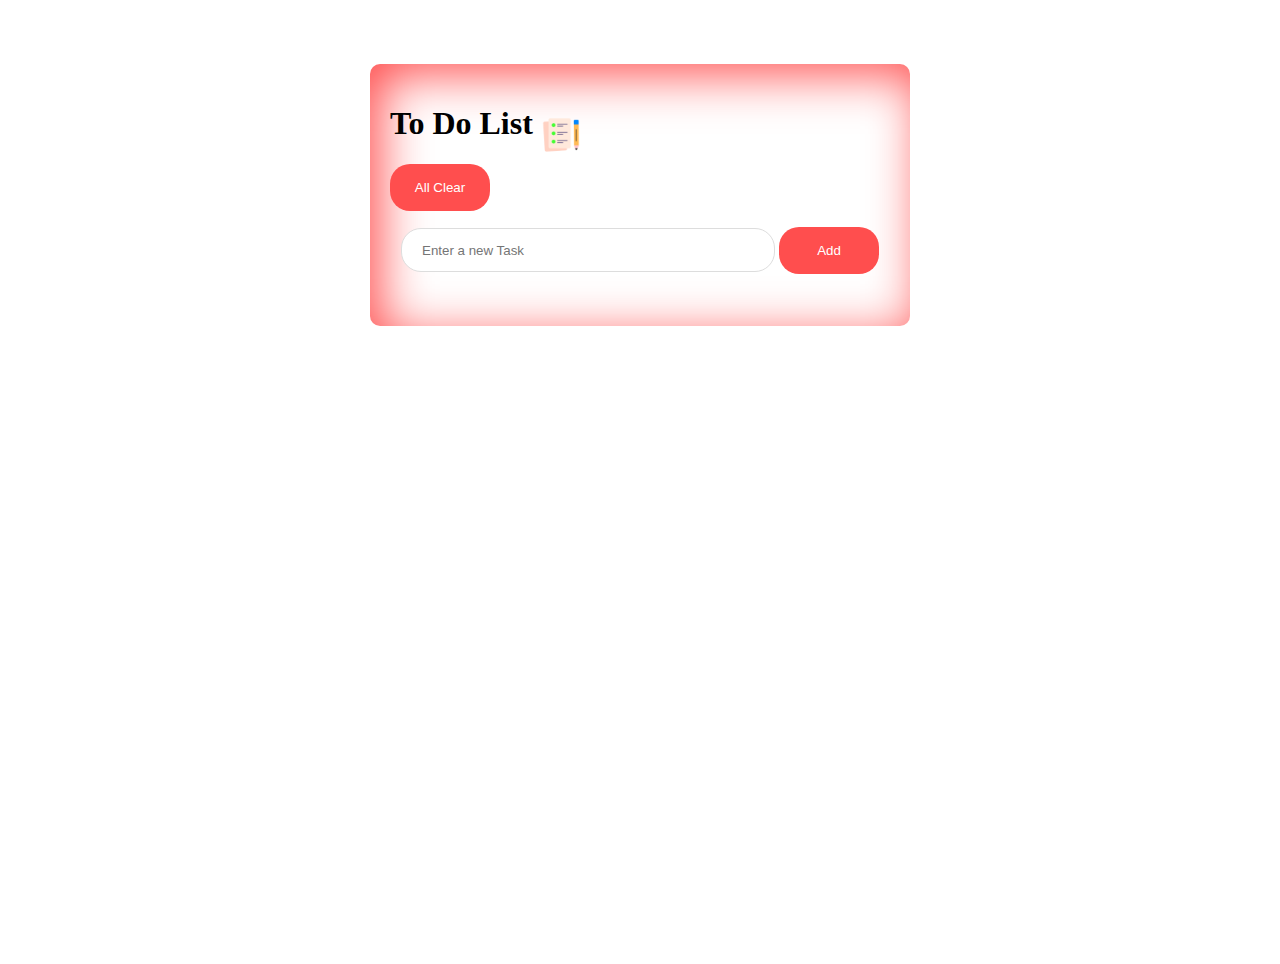
<file: To-do-App/index.html>
<!DOCTYPE html>
<html lang="en">
<head>
    <meta charset="UTF-8">
    <meta name="viewport" content="width=device-width, initial-scale=1.0">
    <!-- Font Awesome -->
    <link rel="stylesheet" href="https://cdnjs.cloudflare.com/ajax/libs/font-awesome/6.6.0/css/all.min.css" integrity="sha512-Kc323vGBEqzTmouAECnVceyQqyqdsSiqLQISBL29aUW4U/M7pSPA/gEUZQqv1cwx4OnYxTxve5UMg5GT6L4JJg==" crossorigin="anonymous" referrerpolicy="no-referrer" />
    <title>To Do App</title>
    <link rel="stylesheet" href="style.css">
</head>
<body>
    <div class="main">
        <div class="logo">
            <h1>To Do List</h1>
            <img src="./images/icon.png" alt="icon">
            
        </div>
        <button id="clear-btn" class="btn">All Clear</button>
        <div class="input">
            <input type="text" placeholder="Enter a new Task" id="task-input">
            <button id="add-btn" class="btn">Add</button>
        </div>
        <div class="text">
            <ul id="task-list">
                <!-- Tasks will be added here -->
            </ul>
        </div>
    </div>
    <script src="app.js"></script>
</body>
</html>
</file>
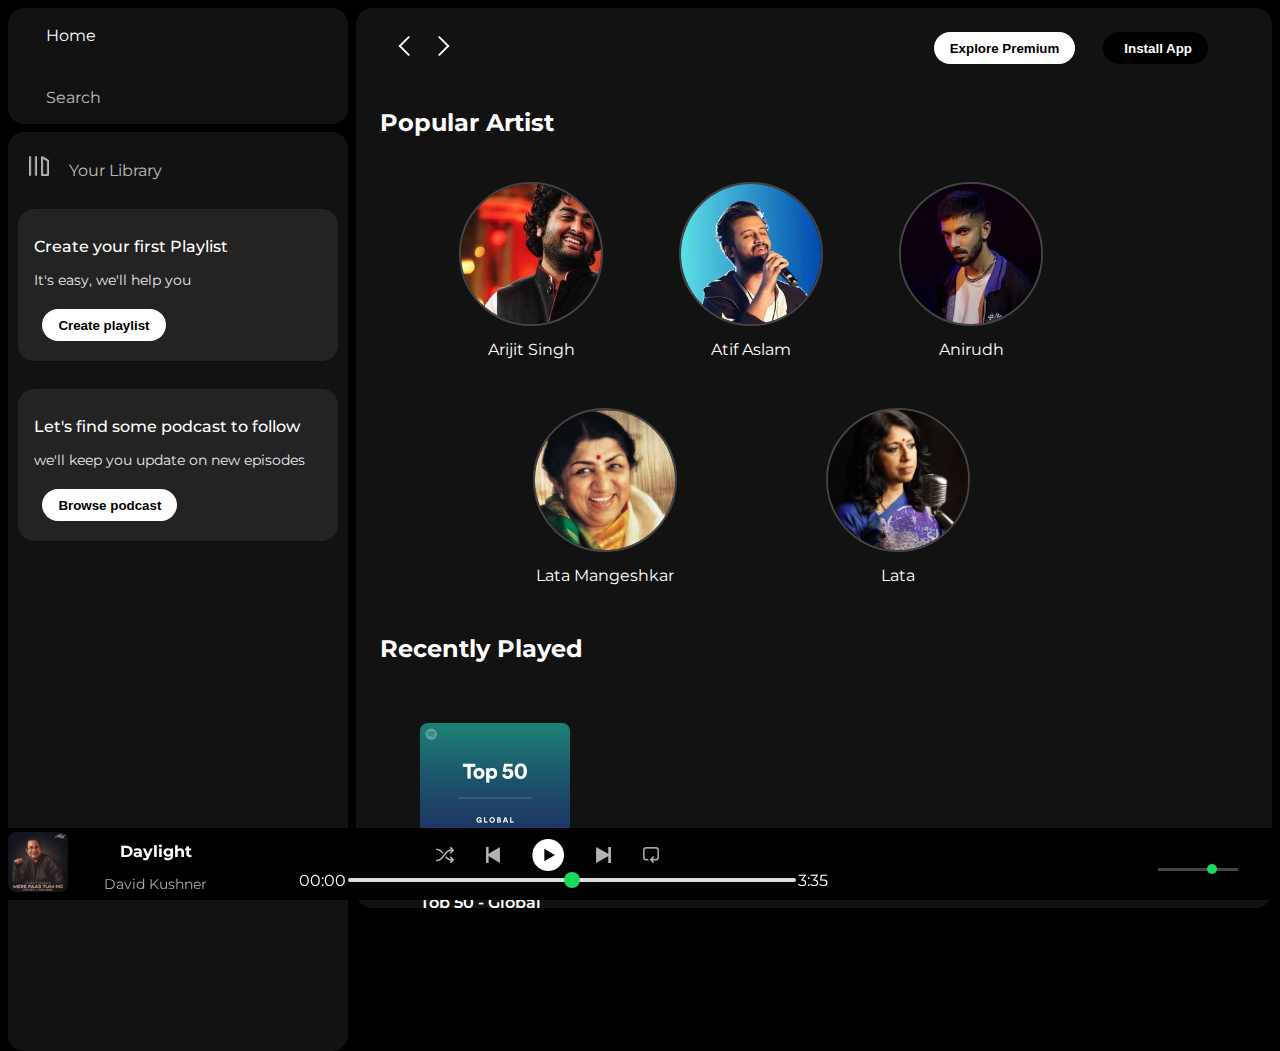
<file: Spotify-Clone/img/index.html>
<!DOCTYPE html>
<html lang="en">

<head>
    <meta charset="UTF-8">
    <meta name="viewport" content="width=device-width, initial-scale=1.0">
    <link rel="stylesheet" href="https://cdnjs.cloudflare.com/ajax/libs/font-awesome/6.6.0/css/all.min.css"
        integrity="sha512-Kc323vGBEqzTmouAECnVceyQqyqdsSiqLQISBL29aUW4U/M7pSPA/gEUZQqv1cwx4OnYxTxve5UMg5GT6L4JJg=="
        crossorigin="anonymous" referrerpolicy="no-referrer" />
    <link rel="icon" href="logo.png">
    <title>Spotify - Web Player: Music for everyone</title>

    <!-- main css -->
    <link rel="stylesheet" href="style.css">

    <link rel="preconnect" href="https://fonts.googleapis.com">
    <link rel="preconnect" href="https://fonts.gstatic.com" crossorigin>
    <link
        href="https://fonts.googleapis.com/css2?family=Inter:wght@100..900&family=Montserrat:ital,wght@0,100..900;1,100..900&family=Nunito+Sans:ital,opsz,wght@0,6..12,200..1000;1,6..12,200..1000&family=Playfair+Display:wght@500&family=Poppins&display=swap"
        rel="stylesheet">
</head>

<body>
    <div class="main">

        <!-- Sidebar-start-->
        <div class="sidebar">
            <div class="nav">
                <div class="nav-option" style="opacity: 1">
                    <i class="fa-solid fa-house"></i>
                    <a href="#">Home</a>
                </div>
                <div class="nav-option">
                    <i class="fa-solid fa-magnifying-glass"></i>
                    <a href="#">Search</a>
                </div>
            </div>
            <div class="library">
                <div class="option">
                    <div class="library-option nav-option">
                        <img src="library_icon.png" alt="library-icon">
                        <a href="#">Your Library</a>
                    </div>
                    <div class="icon">
                        <i class="fa-solid fa-circle-plus"></i>
                        <i class="fa-solid fa-arrow-right"></i>
                    </div>
                </div>
                <div class="library-boxes">
                    <div class="box">
                        <p class="box-p1">Create your first Playlist</p>
                        <p class="box-p2">It's easy, we'll help you</p>
                        <button class="badge">Create playlist</button>
                    </div>
                    <div class="box">
                        <p class="box-p1">Let's find some podcast to follow</p>
                        <p class="box-p2">we'll keep you update on new episodes</p>
                        <button class="badge">Browse podcast</button>
                    </div>
                </div>
            </div>
        </div>
        <!-- Sidebar-end -->

        <!-- Main-content-start -->
        <div class="main-content">
            <!-- nav-start -->
            <div class="sticky-nav">
                <div class="sticky-nav-icon">
                    <img src="backward_icon.png" alt="">
                    <img src="forward_icon.png" alt="" class="hide">
                </div>
                <div class="sticky-nav-option">
                    <button class="badge nav-item hide">Explore Premium</button>
                    <button class="badge nav-item dark-icon"><i class="fa-regular fa-circle-down"
                            style="margin-right: 5px;"></i>Install App</button>
                    <i class="fa-regular fa-user nav-item"></i>
                </div>
            </div>
            <!-- nav-end -->
            <!-- card-start -->

            <h2>Popular Artist</h2>
            <div class="gallery">
                <div class="artist">
                    <img src="arijit.jpg" alt="Arijit Singh">
                    <p>Arijit Singh</p>
                </div>
                <div class="artist">
                    <img src="atif.jpg" alt="Arijit Singh">
                    <p>Atif Aslam</p>
                </div>
                <div class="artist">
                    <img src="anurudh.jpg" alt="Arijit Singh">
                    <p>Anirudh</p>
                </div>
                <div class="artist">
                    <img src="Lata_Mangeshkar.jpg" alt="Arijit Singh">
                    <p>Lata Mangeshkar</p>
                </div>
                <div class="artist">
                    <img src="pic3.jpg" alt="Arijit Singh">
                    <p>Lata</p>
                </div>
            </div>

            <h2>Recently Played</h2>
            <div class="card-container">
                <div class="card">
                    <img src="card1img.jpeg" alt="" class="card-img">
                    <p class="card-title">Top 50 - Global</p>
                    <p class="card-info">Your daily update of the played tracks...</p>
                </div>
            </div>

            <h2>Trending Now near you</h2>
            <div class="card-container">
                <div class="card">
                    <img src="card2img.jpeg" alt="" class="card-img">
                    <p class="card-title">Top 50 - Global</p>
                    <p class="card-info">Your daily update of the played tracks...</p>
                </div>

                <div class="card">
                    <img src="card3img.jpeg" alt="" class="card-img">
                    <p class="card-title">Top 50 - Global</p>
                    <p class="card-info">Your daily update of the played tracks...</p>
                </div>

                <div class="card">
                    <img src="card4img.jpeg" alt="" class="card-img">
                    <p class="card-title">Top 50 - Global</p>
                    <p class="card-info">Your daily update of the played tracks...</p>
                </div>

                <div class="card">
                    <img src="card3img.jpeg" alt="" class="card-img">
                    <p class="card-title">Top 50 - Global</p>
                    <p class="card-info">Your daily update of the played tracks...</p>
                </div>

                <div class="card">
                    <img src="card2img.jpeg" alt="" class="card-img">
                    <p class="card-title">Top 50 - Global</p>
                    <p class="card-info">Your daily update of the played tracks...</p>
                </div>
            </div>

            <h2>Featured Charts</h2>
            <div class="card-container">
                <div class="card">
                    <img src="card5img.jpeg" alt="" class="card-img">
                    <p class="card-title">Top 50 - Global</p>
                    <p class="card-info">Your daily update of the played tracks...</p>
                </div>

                <div class="card">
                    <img src="card6img.jpeg" alt="" class="card-img">
                    <p class="card-title">Top Songs - India</p>
                    <p class="card-info">Your daily update of the played tracks...</p>
                </div>

                <div class="card">
                    <img src="card1img.jpeg" alt="" class="card-img">
                    <p class="card-title">Top 50 - Global</p>
                    <p class="card-info">Your daily update of the played tracks...</p>
                </div>
            </div>
            <!-- card-end -->

            <!-- footer-start -->
            <!-- <div class="footer"> -->
            <div class="footer-content">
                <div class="footer-content-one">
                    <h3>Company</h3>
                    <a href="#">About</a>
                    <a href="#">Job</a>
                    <a href="#">For the Records</a>
                </div>
                <div class="footer-content-one">
                    <h3>Communities</h3>
                    <a href="#">For Artist</a>
                    <a href="#">Developers</a>
                    <a href="#">Advertising</a>
                    <a href="#">Invester</a>
                    <a href="#">Vendors</a>
                </div>

                <div class="footer-content-one">
                    <h3>Useful links</h3>
                    <a href="#">Support</a>
                    <a href="#">Free Mobile App</a>
                </div>

                <div class="footer-content-one">
                    <h3>Spotify Plans</h3>
                    <a href="#">Premium Individual</a>
                    <a href="#">Premium Duo</a>
                    <a href="#">Premium Family</a>
                    <a href="#">Premium Student</a>
                    <a href="#">Spotify Free</a>
                </div>

                <div class="footer-link">
                    <a href="#"><i class="fa-brands fa-instagram"></i></a>
                    <a href="#"><i class="fa-brands fa-facebook"></i></a>
                    <a href="#"><i class="fa-brands fa-twitter"></i></a>
                </div>
            </div>

            <div class="line"></div>
            <div class="footer">
                <div class="link">
                    <a href="#">Legal</a>
                    <a href="#">Safety & Privacy Center</a>
                    <a href="#">Privacy Policy</a>
                    <a href="#">Cookies</a>
                    <a href="#">About Ads</a>
                    <a href="#">Accessibility</a>
                </div>
                <p>&copy;2024 Spotify AB.</p>
            </div>
            <!-- footer-end -->
        </div>

        <!-- music-player-start -->
        <div class="music-player">
            <div class="album-cover">
                <img src="card3img.jpeg" alt="Album Cover">
            </div>
            <div class="song-info">
                <h4>Daylight</h4>
                <p>David Kushner</p>
            </div>
            <div class="player">
                <div class="player-control">
                    <img src="player_icon1.png" alt="" class="player-control-img">
                    <img src="player_icon2.png" alt="" class="player-control-img">
                    <img src="player_icon3.png" alt="" class="player-control-img" style="height: 2rem; opacity: 1;">
                    <img src="player_icon4.png" alt="" class="player-control-img">
                    <img src="player_icon5.png" alt="" class="player-control-img">
                </div>
                <div class="player-bar">
                    <span class="curr-time">00:00</span>
                    <input type="range" min="0" max="100" class="progres-bar">
                    <span class="tot-time">3:35</span>
                </div>
            </div>
            <div class="controls">
                <button class="video"><i class="fas fa-video"></i></button>
                <button class="lyrics"><i class="fas fa-pencil-alt"></i></button>
                <button class="volume"><i class="fas fa-volume-up"></i></button>
                <input type="range" min="0" max="100" value="70" class="volume-bar">
            </div>
        </div>
        <!-- music-player-end -->
    </div>
</body>

</html>
</file>
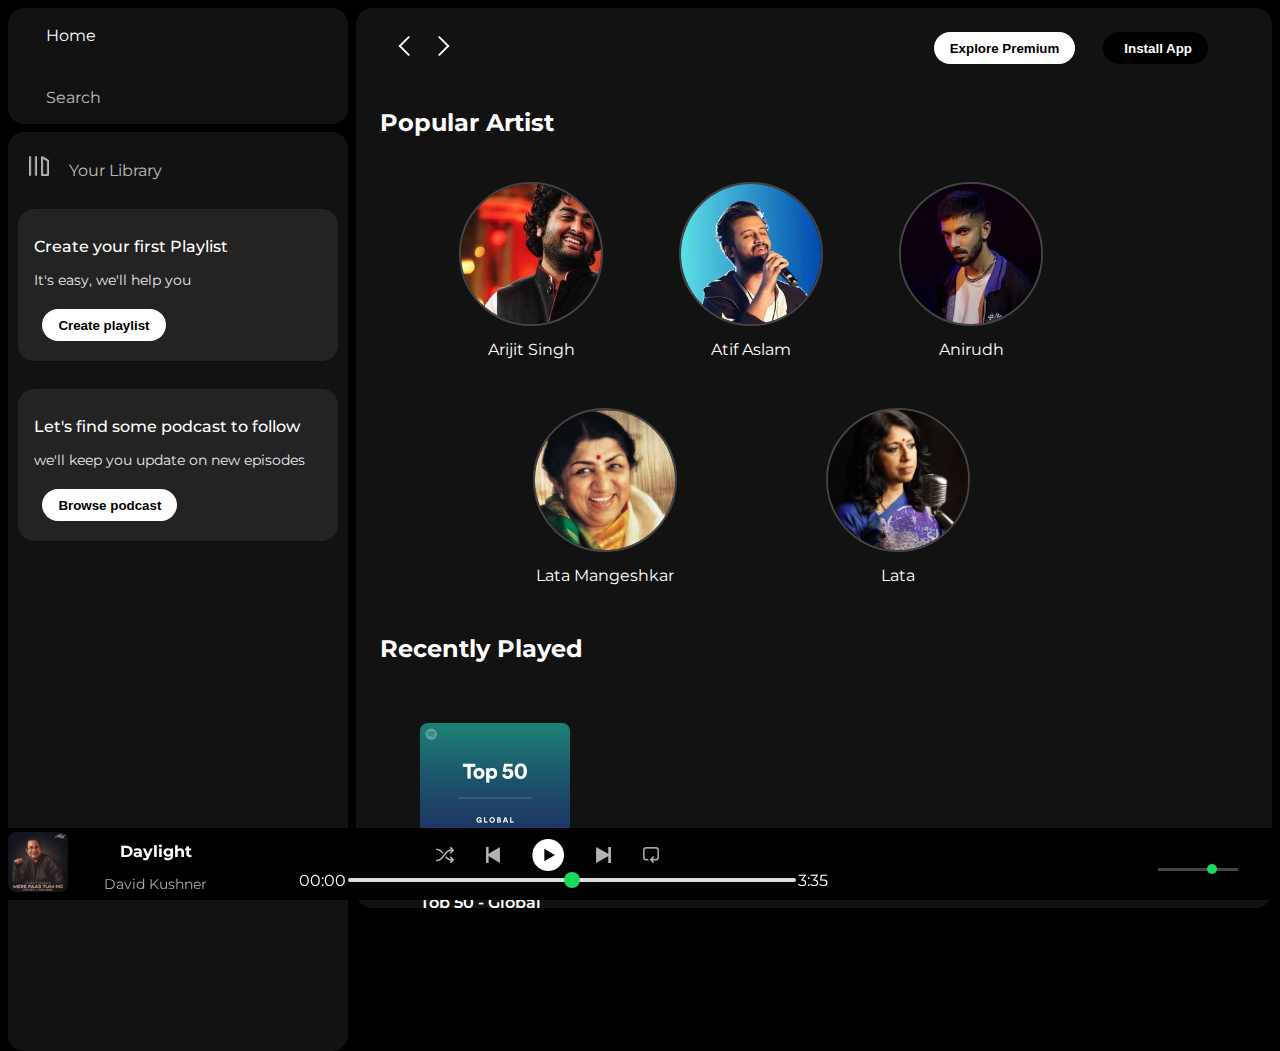
<file: Spotify-Clone/index2.html>
<!DOCTYPE html>
<html lang="en">

<head>
    <meta charset="UTF-8">
    <meta name="viewport" content="width=device-width, initial-scale=1.0">
    <link rel="stylesheet" href="https://cdnjs.cloudflare.com/ajax/libs/font-awesome/6.6.0/css/all.min.css"
        integrity="sha512-Kc323vGBEqzTmouAECnVceyQqyqdsSiqLQISBL29aUW4U/M7pSPA/gEUZQqv1cwx4OnYxTxve5UMg5GT6L4JJg=="
        crossorigin="anonymous" referrerpolicy="no-referrer" />
    <link rel="icon" href="logo.png">
    <title>Spotify - Web Player: Music for everyone</title>

    <!-- main css -->
    <link rel="stylesheet" href="style.css">

    <link rel="preconnect" href="https://fonts.googleapis.com">
    <link rel="preconnect" href="https://fonts.gstatic.com" crossorigin>
    <link
        href="https://fonts.googleapis.com/css2?family=Inter:wght@100..900&family=Montserrat:ital,wght@0,100..900;1,100..900&family=Nunito+Sans:ital,opsz,wght@0,6..12,200..1000;1,6..12,200..1000&family=Playfair+Display:wght@500&family=Poppins&display=swap"
        rel="stylesheet">
</head>

<body>
    <div class="main">

        <!-- Sidebar-start-->
        <div class="sidebar">
            <div class="nav">
                <div class="nav-option" style="opacity: 1">
                    <i class="fa-solid fa-house"></i>
                    <a href="#">Home</a>
                </div>
                <div class="nav-option">
                    <i class="fa-solid fa-magnifying-glass"></i>
                    <a href="#">Search</a>
                </div>
            </div>
            <div class="library">
                <div class="option">
                    <div class="library-option nav-option">
                        <img src="./img/library_icon.png" alt="library-icon">
                        <a href="#">Your Library</a>
                    </div>
                    <div class="icon">
                        <i class="fa-solid fa-circle-plus"></i>
                        <i class="fa-solid fa-arrow-right"></i>
                    </div>
                </div>
                <div class="library-boxes">
                    <div class="box">
                        <p class="box-p1">Create your first Playlist</p>
                        <p class="box-p2">It's easy, we'll help you</p>
                        <button class="badge">Create playlist</button>
                    </div>
                    <div class="box">
                        <p class="box-p1">Let's find some podcast to follow</p>
                        <p class="box-p2">we'll keep you update on new episodes</p>
                        <button class="badge">Browse podcast</button>
                    </div>
                </div>
            </div>
        </div>
        <!-- Sidebar-end -->

        <!-- Main-content-start -->
        <div class="main-content">
            <!-- nav-start -->
            <div class="sticky-nav">
                <div class="sticky-nav-icon">
                    <img src="./img/backward_icon.png" alt="backward_icon">
                    <img src="./img/forward_icon.png" alt="forward_icon" class="hide">
                </div>
                <div class="sticky-nav-option">
                    <button class="badge nav-item hide">Explore Premium</button>
                    <button class="badge nav-item dark-icon"><i class="fa-regular fa-circle-down"
                            style="margin-right: 5px;"></i>Install App</button>
                    <i class="fa-regular fa-user nav-item"></i>
                </div>
            </div>
            <!-- nav-end -->
            <!-- card-start -->

            <h2>Popular Artist</h2>
            <div class="gallery">
                <div class="artist">
                    <img src="./img/arijit.jpg" alt="Arijit Singh">
                    <p>Arijit Singh</p>
                </div>
                <div class="artist">
                    <img src="./img/atif.jpg" alt="Arijit Singh">
                    <p>Atif Aslam</p>
                </div>
                <div class="artist">
                    <img src="./img/anurudh.jpg" alt="Arijit Singh">
                    <p>Anirudh</p>
                </div>
                <div class="artist">
                    <img src="./img/Lata_Mangeshkar.jpg" alt="Arijit Singh">
                    <p>Lata Mangeshkar</p>
                </div>
                <div class="artist">
                    <img src="./img/pic3.jpg" alt="Arijit Singh">
                    <p>Lata</p>
                </div>
            </div>

            <h2>Recently Played</h2>
            <div class="card-container">
                <div class="card">
                    <img src="./img/card1img.jpeg" alt="" class="card-img">
                    <p class="card-title">Top 50 - Global</p>
                    <p class="card-info">Your daily update of the played tracks...</p>
                </div>
            </div>

            <h2>Trending Now near you</h2>
            <div class="card-container">
                <div class="card">
                    <img src="./img/card2img.jpeg" alt="" class="card-img">
                    <p class="card-title">Top 50 - Global</p>
                    <p class="card-info">Your daily update of the played tracks...</p>
                </div>

                <div class="card">
                    <img src="./img/card3img.jpeg" alt="" class="card-img">
                    <p class="card-title">Top 50 - Global</p>
                    <p class="card-info">Your daily update of the played tracks...</p>
                </div>

                <div class="card">
                    <img src="./img/card4img.jpeg" alt="" class="card-img">
                    <p class="card-title">Top 50 - Global</p>
                    <p class="card-info">Your daily update of the played tracks...</p>
                </div>

                <div class="card">
                    <img src="./img/card5img.jpeg" alt="" class="card-img">
                    <p class="card-title">Top 50 - Global</p>
                    <p class="card-info">Your daily update of the played tracks...</p>
                </div>

                <div class="card">
                    <img src="./img/card6img.jpeg" alt="" class="card-img">
                    <p class="card-title">Top 50 - Global</p>
                    <p class="card-info">Your daily update of the played tracks...</p>
                </div>
            </div>

            <h2>Featured Charts</h2>

            <div class="card-container">
                <div class="card">
                    <img src="./img/card5img.jpeg" alt="" class="card-img">
                    <p class="card-title">Top 50 - Global</p>
                    <p class="card-info">Your daily update of the played tracks...</p>
                </div>

                <div class="card">
                    <img src="./img/card6img.jpeg" alt="" class="card-img">
                    <p class="card-title">Top Songs - India</p>
                    <p class="card-info">Your daily update of the played tracks...</p>
                </div>

                <div class="card">
                    <img src="./img/card1img.jpeg" alt="" class="card-img">
                    <p class="card-title">Top 50 - Global</p>
                    <p class="card-info">Your daily update of the played tracks...</p>
                </div>
            </div>
            <!-- card-end -->

            <!-- footer-start -->
            <div class="footer-content">
                <div class="footer-content-one">
                    <h3>Company</h3>
                    <a href="#">About</a>
                    <a href="#">Job</a>
                    <a href="#">For the Records</a>
                </div>
                <div class="footer-content-one">
                    <h3>Communities</h3>
                    <a href="#">For Artist</a>
                    <a href="#">Developers</a>
                    <a href="#">Advertising</a>
                    <a href="#">Invester</a>
                    <a href="#">Vendors</a>
                </div>

                <div class="footer-content-one">
                    <h3>Useful links</h3>
                    <a href="#">Support</a>
                    <a href="#">Free Mobile App</a>
                </div>

                <div class="footer-content-one">
                    <h3>Spotify Plans</h3>
                    <a href="#">Premium Individual</a>
                    <a href="#">Premium Duo</a>
                    <a href="#">Premium Family</a>
                    <a href="#">Premium Student</a>
                    <a href="#">Spotify Free</a>
                </div>

                <div class="footer-link">
                    <a href="#"><i class="fa-brands fa-instagram"></i></a>
                    <a href="#"><i class="fa-brands fa-facebook"></i></a>
                    <a href="#"><i class="fa-brands fa-twitter"></i></a>
                </div>
            </div>

            <div class="line"></div>
            <div class="footer">
                <div class="link">
                    <a href="#">Legal</a>
                    <a href="#">Safety & Privacy Center</a>
                    <a href="#">Privacy Policy</a>
                    <a href="#">Cookies</a>
                    <a href="#">About Ads</a>
                    <a href="#">Accessibility</a>
                </div>
                <p>&copy;2024 Spotify AB.</p>
            </div>
            <!-- footer-end -->
        </div>

        <!-- music-player-start -->
        <div class="music-player">
            <div class="album-cover"> 
                <img src="./img/card3img.jpeg" alt="Album Cover">
            </div>
            <div class="song-info">
                <h4>Daylight</h4>
                <p>David Kushner</p>
            </div>
            <div class="player">
                <div class="player-control">
                    <img src="./img/player_icon1.png" alt="" class="player-control-img">
                    <img src="./img/player_icon2.png" alt="" class="player-control-img">
                    <img src="./img/player_icon3.png" alt="" class="player-control-img" style="height: 2rem; opacity: 1;">
                    <img src="./img/player_icon4.png" alt="" class="player-control-img">
                    <img src="./img/player_icon5.png" alt="" class="player-control-img">
                </div>
                <div class="player-bar">
                    <span class="curr-time">00:00</span>
                    <input type="range" min="0" max="100" class="progres-bar">
                    <span class="tot-time">3:35</span>
                </div>
            </div>
            <div class="controls">
                <button class="video"><i class="fas fa-video"></i></button>
                <button class="lyrics"><i class="fas fa-pencil-alt"></i></button>
                <button class="volume"><i class="fas fa-volume-up"></i></button>
                <input type="range" min="0" max="100" value="70" class="volume-bar">
            </div>
        </div>
        <!-- music-player-end -->
    </div>
</body>

</html>
</file>
<file: Spotify-Clone/img/style.css>
body {
    margin: 0;
    padding: 0;
    background-color: #000;
    color: #fff;
    font-family: "Montserrat", sans-serif;
    overflow: hidden;
}

.main {
    display: flex;
    height: 100vh;
    padding: 0.5rem;
}

.sidebar {
    width: 340px;
    border-radius: 1rem;
    /* 16px*/
    background-color: #000;
    margin-right: 0.5rem;
}

.nav {
    background-color: #121212;
    border-radius: 1rem;
    display: flex;
    flex-direction: column;
    justify-content: center;
    height: 100px;
    padding: 0.5rem 0.75rem;
}

.nav-option {
    line-height: 2.5rem;
    opacity: 0.7;
    padding: 0.6rem 0.65rem;
}

.nav-option:hover {
    opacity: 1;
}

.nav-option i {
    font-size: 1.25rem;
}

.nav-option a {
    font-size: 1rem;
    margin-left: 1rem;
}

a {
    text-decoration: none;
    color: #fff;
}

/* LIBRARY */

.library {
    background-color: #121212;
    border-radius: 1rem;
    height: 100%;
    margin-top: 0.5rem;
    padding: 0.6rem 0.65rem;
}

.option {
    display: flex;
    justify-content: space-between;
    align-items: center;
}

.library-option img {
    grid-row-end: 1.25rem;
    width: 1.25rem;
}

.icon {
    font-size: 1.25rem;
    display: flex;
}

.icon i {
    opacity: 0.7;
    margin-right: 1rem;
}

.icon i:hover {
    opacity: 1;
}

.box {
    height: 8rem;
    background-color: #232323;
    border-radius: 1rem;
    margin: 0.5rem 0 1.75rem 0;
    padding: 0.75rem 1rem;
}

.box-p1 {
    font-size: 1rem;
    font-weight: 500;
}

.box-p2 {
    font-size: 0.85rem;
    opacity: 0.9;
}

.badge {
    background-color: #fff;
    border: none;
    border-radius: 100px;
    padding: 0.25rem 1rem;
    font-weight: 700;
    margin: 0.5rem;
    height: 2rem;
    width: fit-content;
}

/* main-content-start */
.main-content {
    flex: 1;
    border-radius: 1rem;
    overflow: auto;
    background-color: #121212;
    /* align-items: center; */
    padding: 0 1.5rem 0 1.5rem;

}

.sticky-nav {
    position: sticky;
    top: 0;
    background-color: #121212;
    display: flex;
    justify-content: space-between;
    align-items: center;
    padding: 1rem 0 1rem 0;
    z-index: 1;
}

.sticky-nav-icon img {
    margin-left: 0.75rem;
}

.sticky-nav-option {
    display: flex;
    justify-content: center;
    align-items: center;
}

.nav-item {
    margin-right: 1.25rem;
}

.dark-icon {
    color: #fff;
    background-color: #000;
}

@media (max-width: 1000px) {
    .hide {
        display: none;
    }
}

/* card-start*/

.gallery {
    display: flex;
    justify-content: space-evenly;
    flex-wrap: wrap;
    gap: 8px;
    max-width: 80%;
    margin-top: 2rem;
    margin-left: 1.5rem;
    cursor: pointer;
}

.artist {
    text-align: center;
    padding: 0.8rem;
    /* margin-left: 1.5rem;
    margin-top: 1.5rem; */
}

.artist:hover {
    transition: 1s;
    background-color: #232323;
    border-radius: 0.5rem;
}

.artist img {
    width: 140px;
    height: 140px;
    object-fit: cover;
    border-radius: 50%;
    border: 2px solid #444;
}

.artist p {
    margin-top: 10px;
    font-size: 16px;
}

.card-container {
    display: flex;
    flex-wrap: wrap;
}

.card {
    width: 150px;
    /* background-color: #232323; */
    border-radius: 0.5rem;
    padding: 1rem;
    margin-left: 1.5rem;
    margin-top: 1.5rem;
    cursor: pointer;
}

.card:hover {
    transition: 1s;
    background-color: #232323;
}

.card-img {
    width: 100%;
    border-radius: 0.5rem;
}

.card-title {
    font-weight: 600;
}

.card-info {
    font-size: 0.8rem;
    opacity: 0.8;
}

/* card-end */

/* <!-- footer-start --> */
.footer {
    width: 95%;
    height: 200px;
    display: flex;
    justify-content: space-between;
    margin-left: 1.5rem;
}

.link {
    display: flex;
    gap: 1rem;
    font-size: 0.9rem;
    margin-top: 1rem;
}

.link a {
    opacity: 0.7;
}

.link a:hover {
    opacity: 1;
}

.footer-content {
    height: 30%;
    width: 100%;
    display: flex;
    flex-wrap: wrap;
    justify-content: space-between;
    margin-top: 2rem;
}

.footer-content-one {
    display: flex;
    flex-direction: column;
    margin-left: 1.5rem;
    gap: 0.7rem;
    font-size: 0.9rem;
}

.footer-content-one a {
    opacity: 0.7;
}

.footer-content-one a:hover {
    opacity: 1; 
}

.line {
    width: 100%;
    height: 5%;
    border-top: 1px solid white;
    opacity: 0.2;
}

.footer-link {
    display: flex;
    gap: 2.5rem;
    margin-top: 1rem;
    /* background-color: #444; */
}

.footer-link a i {
    border: 0.7rem solid #232323;
    background-color: #232323;
    border-radius: 50%;  
}

.footer-link a i:hover {
    border: 0.7rem solid #666;
    background-color: #666;
}

.footer p {
    opacity: 0.7;
    font-size: 0.9rem;
}

/* <!-- footer-end -->  */
/* main-content-end */

/* <!-- music-player-start --> */
.music-player {
    background-color: #000;
    position: fixed;
    bottom: 0;
    width: 100%;
    height: 72px;
    display: flex;
    justify-content: space-between;
    align-items: center;
    margin-top: 5rem;
}

.album {
    width: 25%;
}


.album-cover img {
    width: 60px;
    height: 60px;
    border-radius: 8px;
}

.song-info {
    text-align: center;
    margin: 0.5rem 0;
}

.song-info h4 {
    font-size: 1rem;
    margin-bottom: 5px;
}

.song-info p {
    font-size: 0.9rem;
    color: #aaa;
}

.player {
    width: 50%;
}

.player-control {
    display: flex;
    justify-content: center;
    align-items: center;
}

.player-control-img {
    height: 1rem;
    margin-right: 2rem;
    opacity: 0.7;
}

.player-control-img:hover {
    opacity: 1;
}

.player-bar {
    display: flex;
    justify-content: center;
    align-items: center;
}

.progres-bar {
    width: 70%;
    appearance: none;
    background-color: transparent;
    cursor: pointer;
}

.progres-bar::-webkit-slider-thumb {
    appearance: none;
    height: 16px;
    width: 16px;
    background-color: #1bd760;
    border-radius: 50%;
    margin-top: -6px;
}

.progres-bar::-webkit-slider-runnable-track {
    background-color: #ddd;
    height: 0.2rem;
    border-radius: 100px;
}

.controls {
    width: 25%;
    display: flex;
    justify-content: end;
    align-items: center;
    gap: 10px;
    margin-top: 10px;
    margin-right: 3rem;
}

.controls button {
    background: none;
    border: none;
    color: white;
    font-size: 16px;
    cursor: pointer;
}

.volume-bar {
    width: 80px;
    appearance: none;
    height: 3px;
    background: #444;
    outline: none;
}

.volume-bar::-webkit-slider-thumb {
    appearance: none;
    width: 10px;
    height: 10px;
    background-color: #1bd760;
    border-radius: 50%;
}





/* music-player-end */
</file>
<file: Spotify-Clone/style.css>
body {
    margin: 0;
    padding: 0;
    background-color: #000;
    color: #fff;
    font-family: "Montserrat", sans-serif;
    overflow: hidden;
}

.main {
    display: flex;
    height: 100vh;
    padding: 0.5rem;
}

.sidebar {
    width: 340px;
    border-radius: 1rem;
    /* 16px*/
    background-color: #000;
    margin-right: 0.5rem;
}

.nav {
    background-color: #121212;
    border-radius: 1rem;
    display: flex;
    flex-direction: column;
    justify-content: center;
    height: 100px;
    padding: 0.5rem 0.75rem;
}

.nav-option {
    line-height: 2.5rem;
    opacity: 0.7;
    padding: 0.6rem 0.65rem;
}

.nav-option:hover {
    opacity: 1;
}

.nav-option i {
    font-size: 1.25rem;
}

.nav-option a {
    font-size: 1rem;
    margin-left: 1rem;
}

a {
    text-decoration: none;
    color: #fff;
}

/* LIBRARY */

.library {
    background-color: #121212;
    border-radius: 1rem;
    height: 100%;
    margin-top: 0.5rem;
    padding: 0.6rem 0.65rem;
}

.option {
    display: flex;
    justify-content: space-between;
    align-items: center;
}

.library-option img {
    grid-row-end: 1.25rem;
    width: 1.25rem;
}

.icon {
    font-size: 1.25rem;
    display: flex;
}

.icon i {
    opacity: 0.7;
    margin-right: 1rem;
}

.icon i:hover {
    opacity: 1;
}

.box {
    height: 8rem;
    background-color: #232323;
    border-radius: 1rem;
    margin: 0.5rem 0 1.75rem 0;
    padding: 0.75rem 1rem;
}

.box-p1 {
    font-size: 1rem;
    font-weight: 500;
}

.box-p2 {
    font-size: 0.85rem;
    opacity: 0.9;
}

.badge {
    background-color: #fff;
    border: none;
    border-radius: 100px;
    padding: 0.25rem 1rem;
    font-weight: 700;
    margin: 0.5rem;
    height: 2rem;
    width: fit-content;
}

/* main-content-start */
.main-content {
    flex: 1;
    border-radius: 1rem;
    overflow: auto;
    background-color: #121212;
    /* align-items: center; */
    padding: 0 1.5rem 0 1.5rem;

}

.sticky-nav {
    position: sticky;
    top: 0;
    background-color: #121212;
    display: flex;
    justify-content: space-between;
    align-items: center;
    padding: 1rem 0 1rem 0;
    z-index: 1;
}

.sticky-nav-icon img {
    margin-left: 0.75rem;
}

.sticky-nav-option {
    display: flex;
    justify-content: center;
    align-items: center;
}

.nav-item {
    margin-right: 1.25rem;
}

.dark-icon {
    color: #fff;
    background-color: #000;
}

@media (max-width: 1000px) {
    .hide {
        display: none;
    }
}

/* card-start*/

.gallery {
    display: flex;
    justify-content: space-evenly;
    flex-wrap: wrap;
    gap: 8px;
    max-width: 80%;
    margin-top: 2rem;
    margin-left: 1.5rem;
    cursor: pointer;
}

.artist {
    text-align: center;
    padding: 0.8rem;
}

.artist:hover {
    transition: 1s;
    background-color: #232323;
    border-radius: 0.5rem;
}

.artist img {
    width: 140px;
    height: 140px;
    object-fit: cover;
    border-radius: 50%;
    border: 2px solid #444;
}

.artist p {
    margin-top: 10px;
    font-size: 16px;
}

.card-container {
    display: flex;
    flex-wrap: wrap;
}

.card {
    width: 150px;
    /* background-color: #232323; */
    border-radius: 0.5rem;
    padding: 1rem;
    margin-left: 1.5rem;
    margin-top: 1.5rem;
    cursor: pointer;
}

.card:hover {
    transition: 1s;
    background-color: #232323;
}

.card-img {
    width: 100%;
    border-radius: 0.5rem;
}

.card-title {
    font-weight: 600;
}

.card-info {
    font-size: 0.8rem;
    opacity: 0.8;
}

/* card-end */

/* <!-- footer-start --> */
.footer {
    width: 95%;
    height: 200px;
    display: flex;
    justify-content: space-between;
    margin-left: 1.5rem;
}

.link {
    display: flex;
    gap: 1rem;
    font-size: 0.9rem;
    margin-top: 1rem;
}

.link a {
    opacity: 0.7;
}

.link a:hover {
    opacity: 1;
}

.footer-content {
    height: 30%;
    width: 100%;
    display: flex;
    flex-wrap: wrap;
    justify-content: space-between;
    margin-top: 2rem;
}

.footer-content-one {
    display: flex;
    flex-direction: column;
    margin-left: 1.5rem;
    gap: 0.7rem;
    font-size: 0.9rem;
}

.footer-content-one a {
    opacity: 0.7;
}

.footer-content-one a:hover {
    opacity: 1; 
}

.line {
    width: 100%;
    height: 5%;
    border-top: 1px solid white;
    opacity: 0.2;
}

.footer-link {
    display: flex;
    gap: 2.5rem;
    margin-top: 1rem;
    /* background-color: #444; */
}

.footer-link a i {
    border: 0.7rem solid #232323;
    background-color: #232323;
    border-radius: 50%;  
}

.footer-link a i:hover {
    border: 0.7rem solid #666;
    background-color: #666;
}

.footer p {
    opacity: 0.7;
    font-size: 0.9rem;
}

/* <!-- footer-end -->  */
/* main-content-end */

/* <!-- music-player-start --> */
.music-player {
    background-color: #000;
    position: fixed;
    bottom: 0;
    width: 100%;
    height: 72px;
    display: flex;
    justify-content: space-between;
    align-items: center;
    margin-top: 5rem;
}

.album {
    width: 25%;
}

.album-cover img {
    width: 60px;
    height: 60px;
    border-radius: 8px;
}

.song-info {
    text-align: center;
    margin: 0.5rem 0;
}

.song-info h4 {
    font-size: 1rem;
    margin-bottom: 5px;
}

.song-info p {
    font-size: 0.9rem;
    color: #aaa;
}

.player {
    width: 50%;
}

.player-control {
    display: flex;
    justify-content: center;
    align-items: center;
}

.player-control-img {
    height: 1rem;
    margin-right: 2rem;
    opacity: 0.7;
}

.player-control-img:hover {
    opacity: 1;
}

.player-bar {
    display: flex;
    justify-content: center;
    align-items: center;
}

.progres-bar {
    width: 70%;
    appearance: none;
    background-color: transparent;
    cursor: pointer;
}

.progres-bar::-webkit-slider-thumb {
    appearance: none;
    height: 16px;
    width: 16px;
    background-color: #1bd760;
    border-radius: 50%;
    margin-top: -6px;
}

.progres-bar::-webkit-slider-runnable-track {
    background-color: #ddd;
    height: 0.2rem;
    border-radius: 100px;
}

.controls {
    width: 25%;
    display: flex;
    justify-content: end;
    align-items: center;
    gap: 10px;
    margin-top: 10px;
    margin-right: 3rem;
}

.controls button {
    background: none;
    border: none;
    color: white;
    font-size: 16px;
    cursor: pointer;
}

.volume-bar {
    width: 80px;
    appearance: none;
    height: 3px;
    background: #444;
    outline: none;
}

.volume-bar::-webkit-slider-thumb {
    appearance: none;
    width: 10px;
    height: 10px;
    background-color: #1bd760;
    border-radius: 50%;
}





/* music-player-end */
</file>
<file: To-do-App/style.css>
/* Reset and basic styling */
body {
    margin: 0;
    padding: 0;
    box-sizing: border-box;
    font-family: 'Times New Roman', Times, serif;
    /* background: linear-gradient(45deg, #FF4E4E, #FFFFFF); */
    background-repeat: no-repeat;
    height: 100vh;
}

/* Main container styling */
.main {
    max-width: 500px;
    background-color: #fff;
    margin: 5% auto;
    padding: 20px;
    border-radius: 10px;
    box-shadow: inset 10px 10px 50px #FF4E4E;
}

/* Logo and header styling */
.logo {
    display: flex;
    align-items: center;
}

.logo img {
    margin-top: 1.4rem;
    margin-left: 0.5rem;
    width: 40px;
    height: 40px;
}

/* #clear-btn {
    position: absolute;
    right: 32.4rem;
} */

.btn {
    width: 100px;
    height: 47px;
    border-radius: 20px;
    background-color: #FF4E4E;
    border: none;
    color: #fff;
    cursor: pointer;
}

/* Input styling */
.input {
    text-align: center;
    margin-top: 1rem;
}

.input input {
    width: 350px;
    height: 40px;
    border-radius: 20px;
    padding-left: 20px;
    border: 1px solid #ddd;
}

.btn {
    width: 100px;
    height: 47px;
    border-radius: 20px;
    background-color: #FF4E4E;
    border: none;
    color: #fff;
    cursor: pointer;
}

/* Task list styling */
.text {
    margin-top: 2rem;
}

ul {
    list-style-type: none;
    padding: 0;
}

li {
    display: flex;
    align-items: center;
    justify-content: space-between;
    font-size: 20px;
    padding: 10px;
    border-bottom: 1px solid #ddd;
}

.completed {
    text-decoration: line-through;
    color: gray;
}

/* Task icon styling */
li img {
    width: 20px;
    height: 20px;
    cursor: pointer;
}

li i {
    font-size: 20px;
    color: #FF4E4E;
    cursor: pointer;
}
</file>
